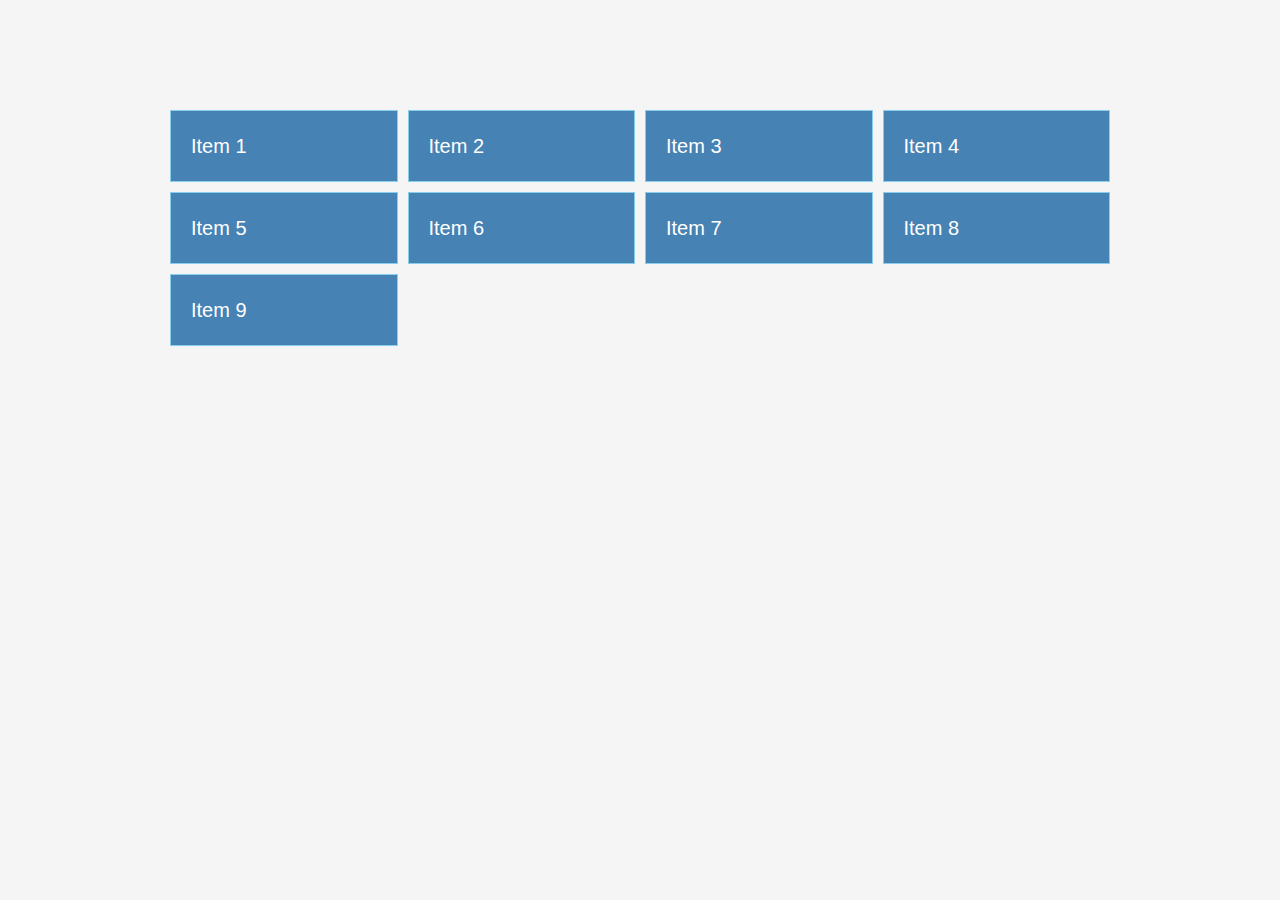
<file: index.html>
<!DOCTYPE html>
<html lang="en">

<head>
    <meta charset="UTF-8">
    <meta http-equiv="X-UA-Compatible" content="IE=edge">
    <meta name="viewport" content="width=device-width, initial-scale=1.0">
    <title>CSS Grid</title>
    <link rel="stylesheet" href="style.css">
</head>

<body>
    <div class="container">
        <div class="item">Item 1
        </div>
        <div class="item">Item 2</div>
        <div class="item">Item 3</div>
        <div class="item">Item 4</div>
        <div class="item">Item 5</div>
        <div class="item">Item 6</div>
        <div class="item">Item 7</div>
        <div class="item">Item 8</div>
        <div class="item">Item 9</div>
    </div>
</body>

</html>
</file>
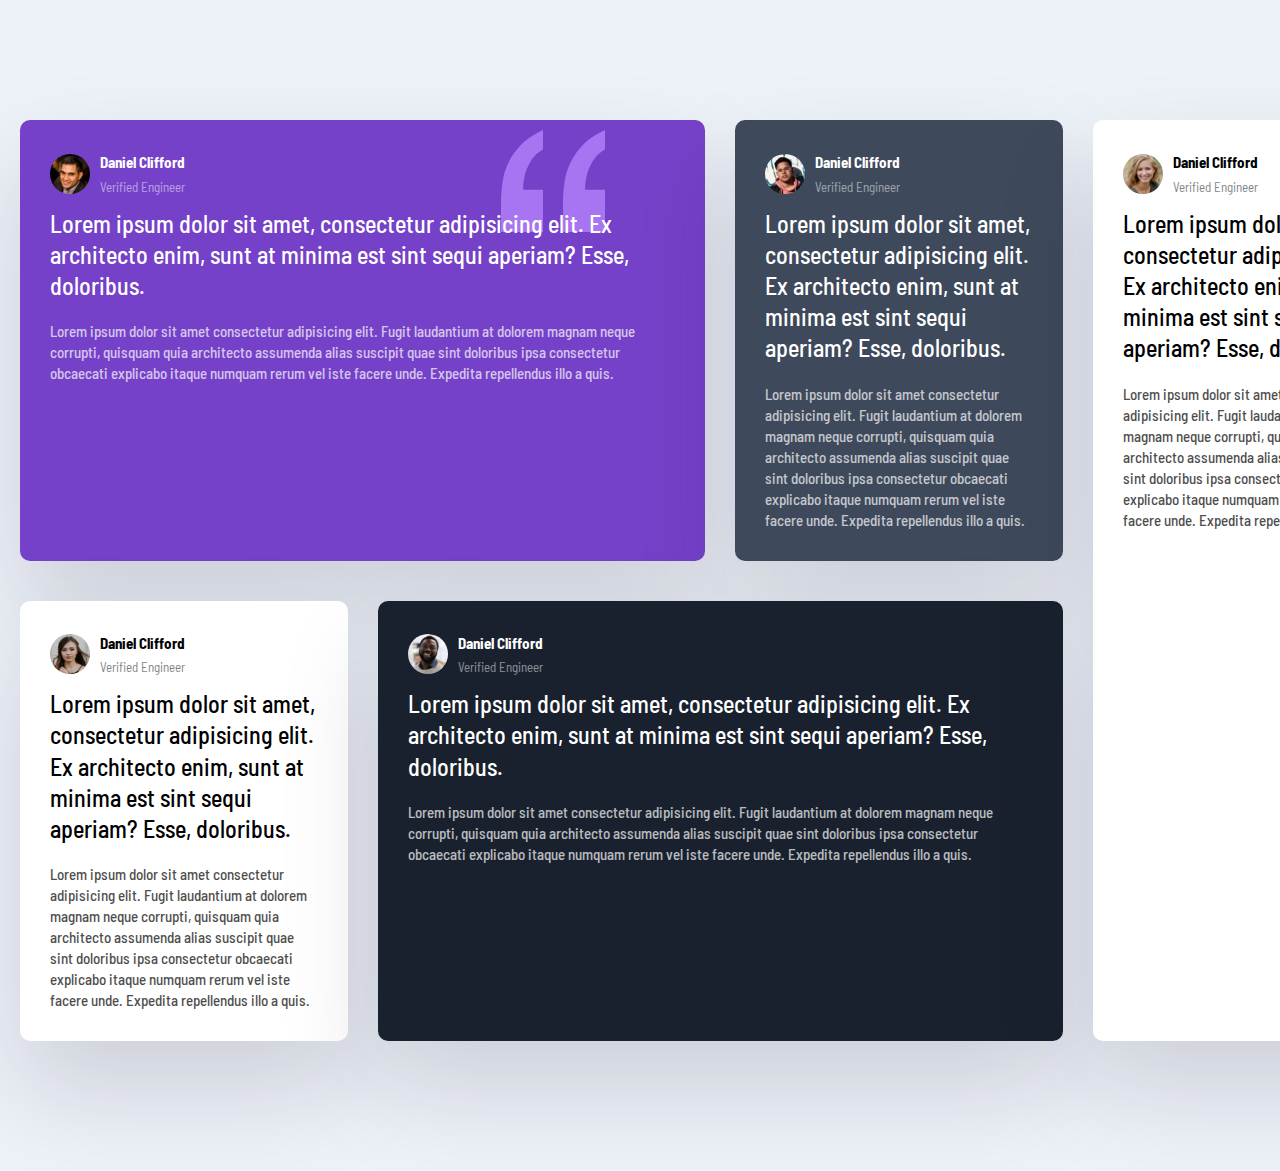
<file: project/index.html>
<!DOCTYPE html>
<html lang="en">

<head>
    <meta charset="UTF-8">
    <meta http-equiv="X-UA-Compatible" content="IE=edge">
    <meta name="viewport" content="width=device-width, initial-scale=1.0">
    <link rel="stylesheet" href="style.css">
    <title>Testimonials</title>
</head>

<body>
    <div class="testimonials">
        <div class="card card--bg-purple">
            <header class="card__header">
                <img src="images/image-daniel.jpg" class="card__image" alt="">
                <div>
                    <h3>Daniel Clifford</h3>
                    <p>Verified Engineer</p>
                </div>
            </header>
            <p class="card__lead">
                Lorem ipsum dolor sit amet, consectetur adipisicing elit. Ex architecto enim, sunt at minima est sint
                sequi aperiam? Esse, doloribus.
            </p>

            <p class="card__quote">
                Lorem ipsum dolor sit amet consectetur adipisicing elit. Fugit laudantium at dolorem magnam neque
                corrupti, quisquam quia architecto assumenda alias suscipit quae sint doloribus ipsa consectetur
                obcaecati explicabo itaque numquam rerum vel iste facere unde. Expedita repellendus illo a quis.
            </p>
        </div>

        <div class="card card--bg-gray-blue">
            <header class="card__header">
                <img src="images/image-patrick.jpg" class="card__image" alt="">
                <div>
                    <h3>Daniel Clifford</h3>
                    <p>Verified Engineer</p>
                </div>
            </header>
            <p class="card__lead">
                Lorem ipsum dolor sit amet, consectetur adipisicing elit. Ex architecto enim, sunt at minima est sint
                sequi aperiam? Esse, doloribus.
            </p>

            <p class="card__quote">
                Lorem ipsum dolor sit amet consectetur adipisicing elit. Fugit laudantium at dolorem magnam neque
                corrupti, quisquam quia architecto assumenda alias suscipit quae sint doloribus ipsa consectetur
                obcaecati explicabo itaque numquam rerum vel iste facere unde. Expedita repellendus illo a quis.
            </p>
        </div>

        <div class="card">
            <header class="card__header">
                <img src="images/image-kira.jpg" class="card__image" alt="">
                <div>
                    <h3>Daniel Clifford</h3>
                    <p>Verified Engineer</p>
                </div>
            </header>
            <p class="card__lead">
                Lorem ipsum dolor sit amet, consectetur adipisicing elit. Ex architecto enim, sunt at minima est sint
                sequi aperiam? Esse, doloribus.
            </p>

            <p class="card__quote">
                Lorem ipsum dolor sit amet consectetur adipisicing elit. Fugit laudantium at dolorem magnam neque
                corrupti, quisquam quia architecto assumenda alias suscipit quae sint doloribus ipsa consectetur
                obcaecati explicabo itaque numquam rerum vel iste facere unde. Expedita repellendus illo a quis.
            </p>
        </div>

        <div class="card card--bg-black-blue">
            <header class="card__header">
                <img src="images/image-jonathan.jpg" class="card__image" alt="">
                <div>
                    <h3>Daniel Clifford</h3>
                    <p>Verified Engineer</p>
                </div>
            </header>
            <p class="card__lead">
                Lorem ipsum dolor sit amet, consectetur adipisicing elit. Ex architecto enim, sunt at minima est sint
                sequi aperiam? Esse, doloribus.
            </p>

            <p class="card__quote">
                Lorem ipsum dolor sit amet consectetur adipisicing elit. Fugit laudantium at dolorem magnam neque
                corrupti, quisquam quia architecto assumenda alias suscipit quae sint doloribus ipsa consectetur
                obcaecati explicabo itaque numquam rerum vel iste facere unde. Expedita repellendus illo a quis.
            </p>
        </div>

        <div class="card ">
            <header class="card__header">
                <img src="images/image-jeanette.jpg" class="card__image" alt="">
                <div>
                    <h3>Daniel Clifford</h3>
                    <p>Verified Engineer</p>
                </div>
            </header>
            <p class="card__lead">
                Lorem ipsum dolor sit amet, consectetur adipisicing elit. Ex architecto enim, sunt at minima est sint
                sequi aperiam? Esse, doloribus.
            </p>

            <p class="card__quote">
                Lorem ipsum dolor sit amet consectetur adipisicing elit. Fugit laudantium at dolorem magnam neque
                corrupti, quisquam quia architecto assumenda alias suscipit quae sint doloribus ipsa consectetur
                obcaecati explicabo itaque numquam rerum vel iste facere unde. Expedita repellendus illo a quis.
            </p>
        </div>
    </div>


</body>

</html>
</file>
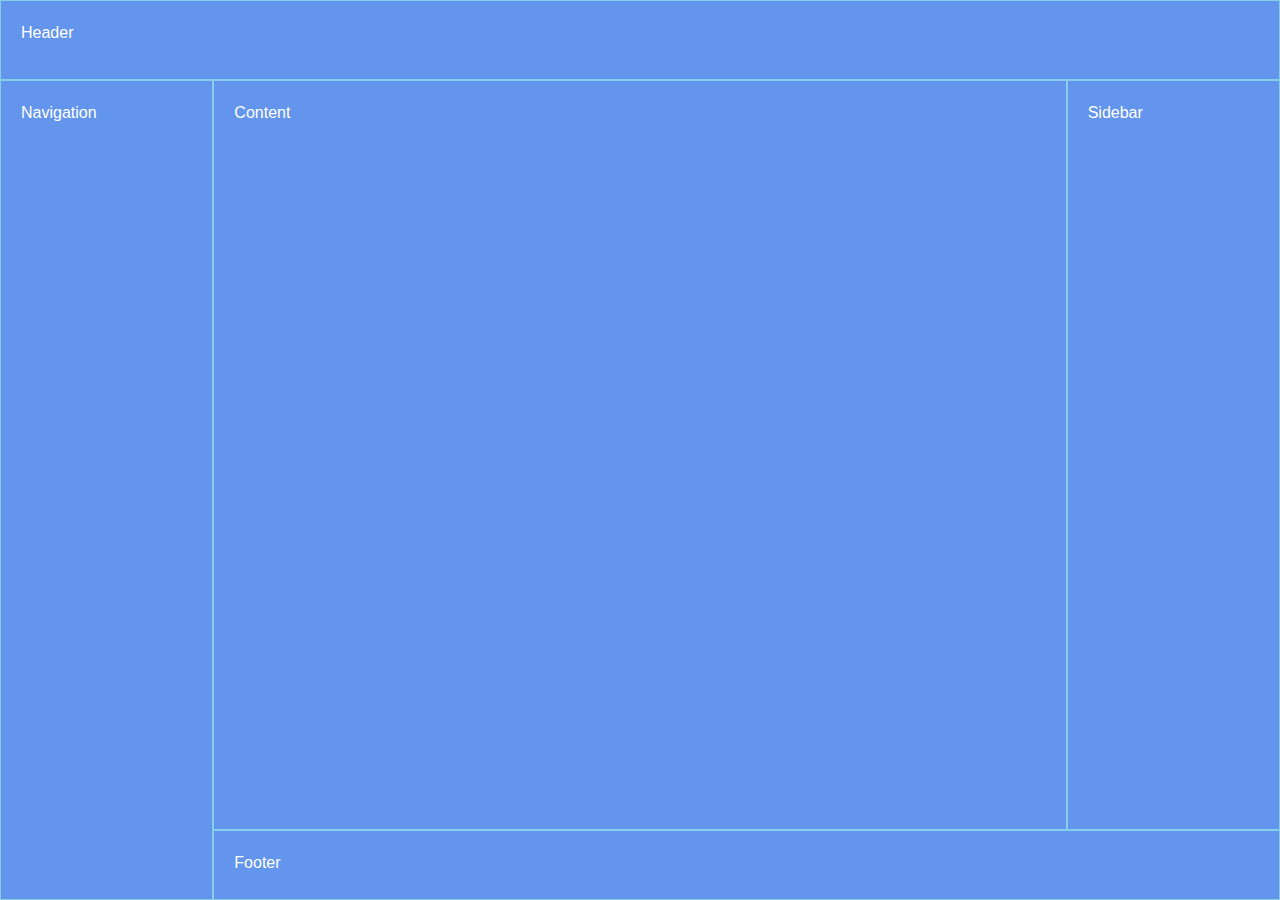
<file: grid2.html>
<!DOCTYPE html>
<html lang="en">

<head>
    <meta charset="UTF-8">
    <meta http-equiv="X-UA-Compatible" content="IE=edge">
    <meta name="viewport" content="width=device-width, initial-scale=1.0">
    <title>Grid CSS Pt.2</title>
    <link rel="stylesheet" href="grid2.css">
</head>

<body>
    <!-- Template Areas -->
    <header>Header</header>
    <main>Content</main>
    <nav>Navigation</nav>
    <aside>Sidebar</aside>
    <footer>Footer</footer>
</body>

</html>
</file>
<file: project/style.css>
@import url("https://fonts.googleapis.com/css2?family=Barlow+Semi+Condensed:wght@200;300;400;700&display=swap");

* {
  box-sizing: border-box;
  margin: 0;
  padding: 0;
}

body {
  background: #edf2f8;
  font-family: "Barlow Semi Condensed", sans-serif;
  line-height: 1.7;
  font-size: 13px;
}

.testimonials {
  width: 1440px;
  margin: 100px auto;
  padding: 20px;
  display: grid;
  grid-template-columns: repeat(4, 1fr);
  gap: 30px;
}

@media (max-width: 768px) {
  .testimonials {
    grid-template-columns: 1fr;
    width: 100%;
  }

  .card:nth-of-type(1) {
    grid-column: 1;
  }

  .card:nth-of-type(4) {
    grid-column: 1;
    grid-row: 4;
  }

  .card:nth-of-type(5) {
    grid-column: 1;
    grid-row: 1;
  }
}

.card {
  background: #fff;
  border-radius: 10px;
  padding: 30px;
  box-shadow: rgba(17, 12, 46, 0.15) 0px 48px 100px 0px;
  margin-bottom: 10px;
}

.card__header {
  display: flex;
  align-items: center;
  margin-bottom: 10px;
}

.card__header h3 {
  font-size: 15px;
}

.card__header p {
  opacity: 50%;
}

.card__image {
  width: 40px;
  height: 40px;
  border-radius: 50%;
  border-radius: 2px solid #996ed9;
  margin-right: 10px;
}

.card__lead {
  font-size: 1.5rem;
  font-weight: 500;
  line-height: 1.3;
  margin-bottom: 20px;
}

.card__quote {
  font-size: 15px;
  font-weight: 500;
  line-height: 1.4;
  opacity: 70%;
}

.card--bg-purple {
  background: hsl(263, 55%, 52%);
  color: #fff;
  background-image: url(./images/bg-pattern-quotation.svg);
  background-repeat: no-repeat;
  background-position: top 10px right 100px;
}

.card--bg-gray-blue {
  background: hsl(217, 19%, 30%);
  color: #fff;
}

.card--bg-black-blue {
  background: hsl(219, 29%, 14%);
  color: #fff;
}

.card:nth-of-type(1) {
  grid-column: 1 / 3;
}

.card:nth-of-type(4) {
  grid-column: 2 / 4;
  grid-row: 2;
}

.card:nth-of-type(5) {
  grid-column: 4 / 5;
  grid-row: 1 / 3;
}
</file>
<file: style.css>
/* Resetting initial values */
* {
  padding: 0;
  margin: 0;
  box-sizing: border-box;
}

body {
  font-family: "Open Sans", sans-serif;
  font-size: 16px;
  line-height: 1.5;
  color: #333;
  background: #f5f5f5;
}

.container {
  max-width: 960px;
  margin: 100px auto;
  padding: 10px;
  display: grid;
  /* grid-template-columns: repeat(3, 1fr); */
  grid-template-columns: repeat(auto-fill, minmax(200px, 1fr));
  /* grid-template-rows: repeat(3, 1fr); */
  gap: 10px;

  /* Used to align inner items */
  /* align-items: end; */
  /* Used to align the grid inside the parent node */
  /* justify-content: center; */
  /* Max row height */
  /* grid-auto-rows: 200px; */
  /* grid-auto-rows: minmax(100px auto); */
}

.item {
  background: steelblue;
  color: white;
  font-size: 20px;
  padding: 20px;
  border: skyblue 1px solid;
}

/* .item:nth-of-type(1) { */
/* height: 100px; */
/* width: 100px; */

/* Align on Y-axis of the parent node */
/* align-self: center; */
/* Align on X-axis of the parent node */
/* justify-self: center; */
/* } */

/* .item:nth-of-type(1) { */
/* background: #333; */
/* grid-column-start: 2; */
/* grid-column-end: 4; */
/* grid-column: 1/3; */
/* } */

/* .item:nth-of-type(3) { */
/* background: #333; */
/* grid-row: 2/4; */
/* } */

/* .item:nth-of-type(4) { */
/* background: #333; */
/* grid-row: 2/4; */
/* } */

@media (max-width: 600px) {
  .container {
    grid-template-columns: 1fr;
  }
}
</file>
<file: grid2.css>
/* Resetting initial values */
* {
  padding: 0;
  margin: 0;
  box-sizing: border-box;
}

body {
  font-family: "Open Sans", sans-serif;
  font-size: 16px;
  line-height: 1.5;
  height: 100vh;
  color: #333;
  background: #f5f5f5;

  display: grid;
  grid-template-areas:
    "header header header"
    "nav content sidebar"
    "nav footer footer";
  grid-template-columns: 1fr 4fr 1fr;
  grid-template-rows: 80px 1fr 70px;
}

header,
footer,
main,
aside,
nav {
  background-color: cornflowerblue;
  color: #fff;
  padding: 20px;
  border: skyblue 1px solid;
}

header {
  grid-area: header;
}

nav {
  grid-area: nav;
}

main {
  grid-area: content;
}

aside {
  grid-area: sidebar;
}

footer {
  grid-area: footer;
}
</file>
